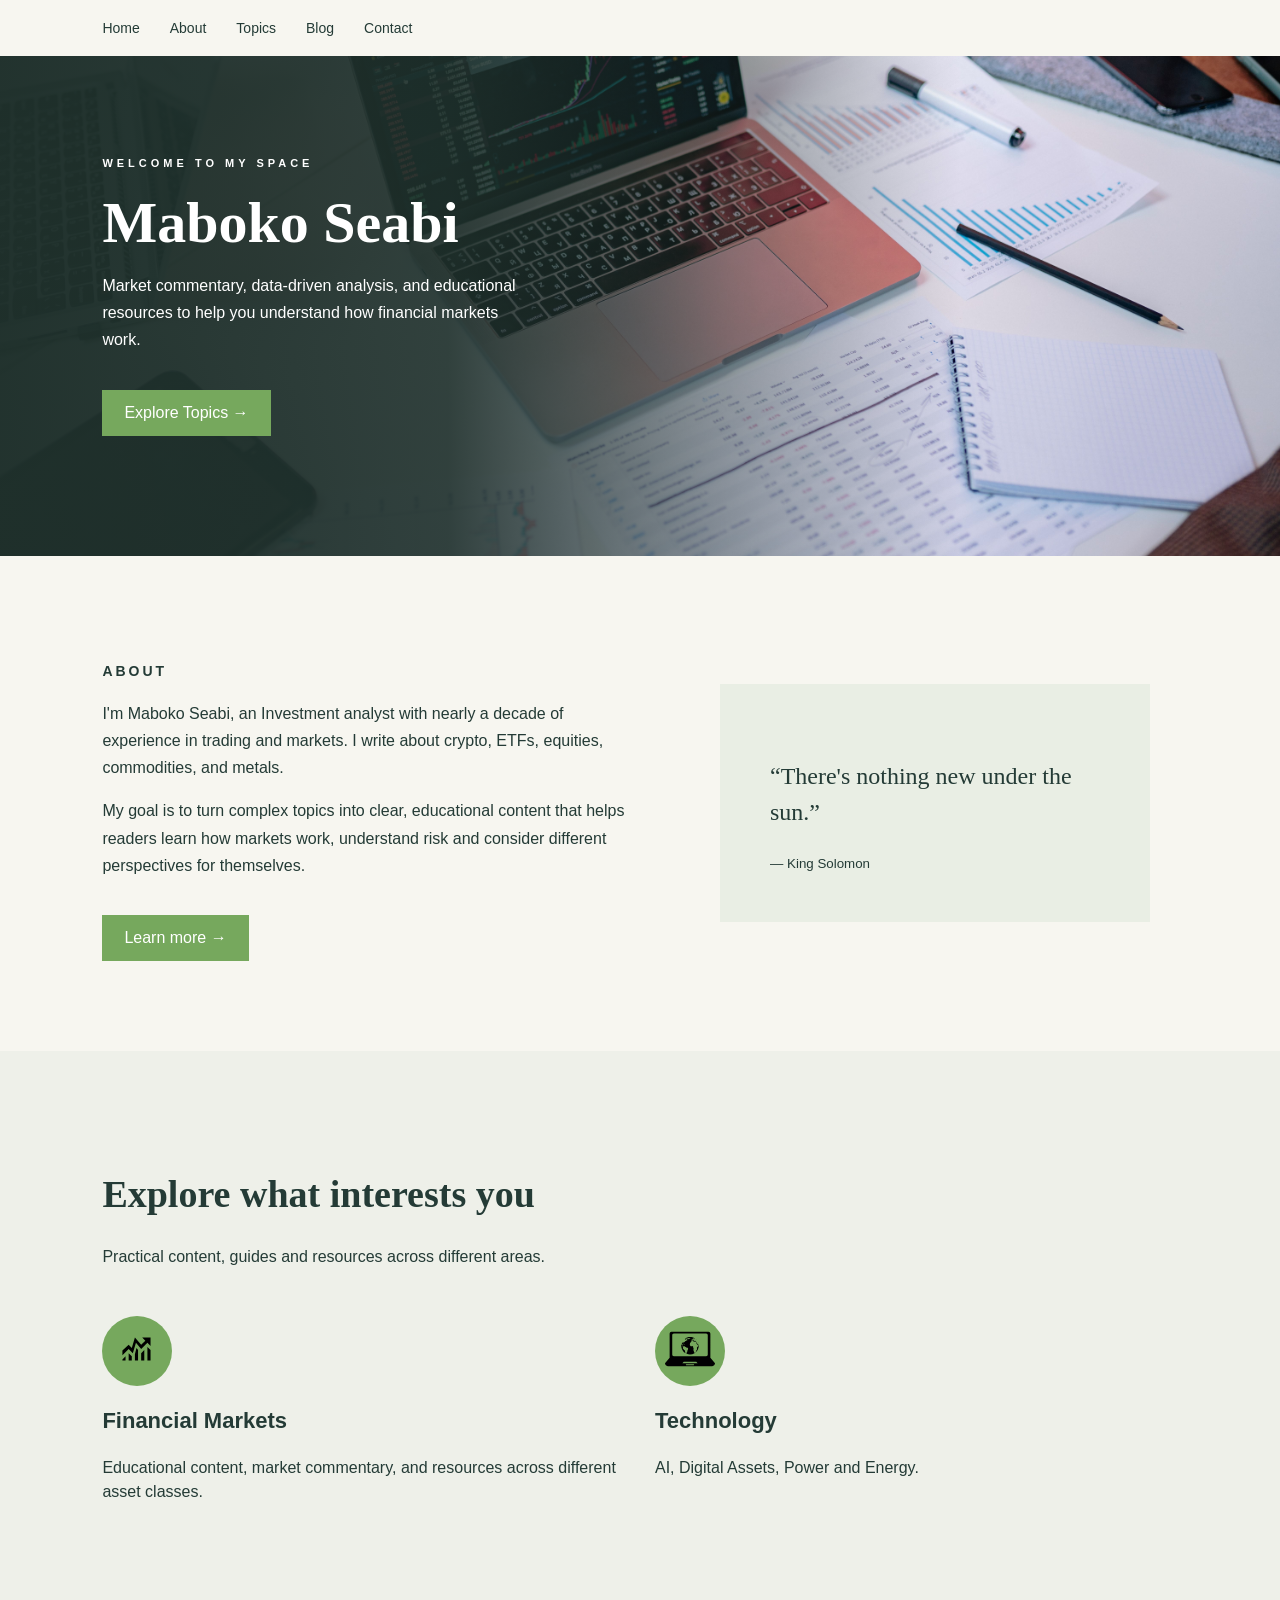
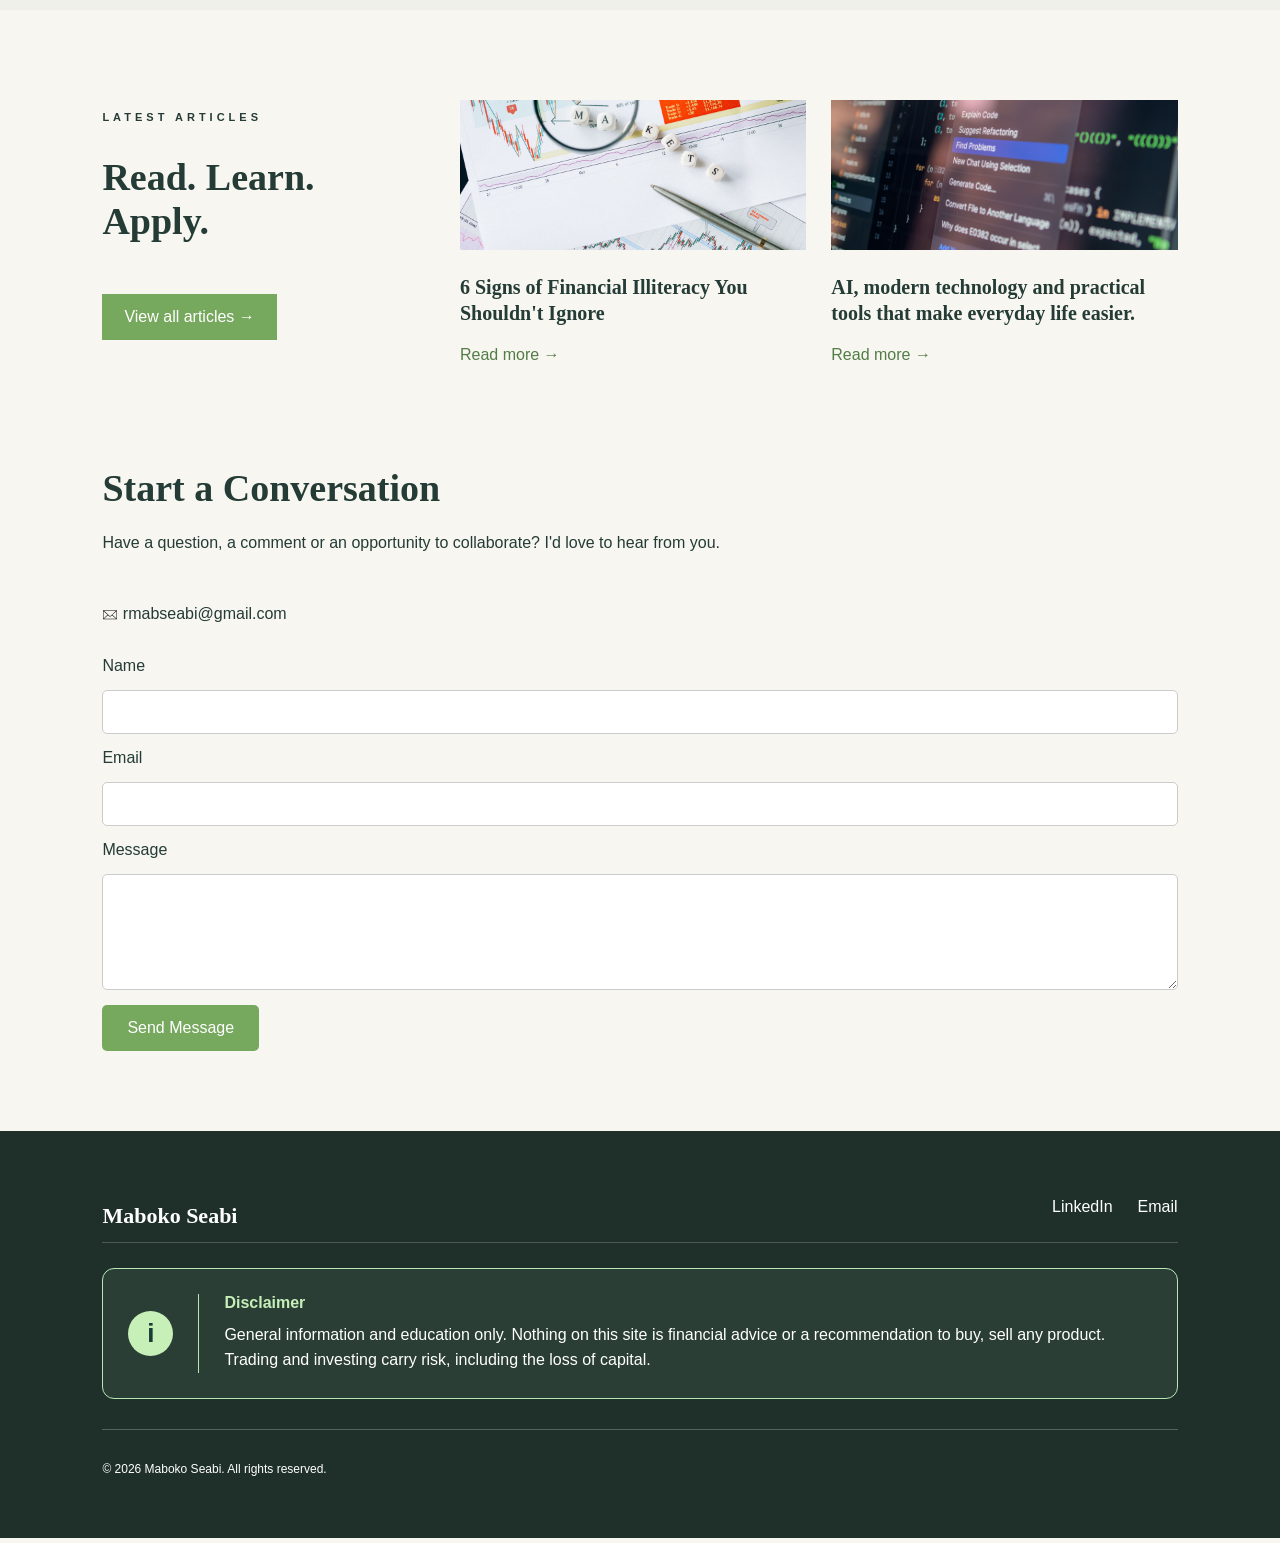
<file: index.html>
<!DOCTYPE html>
<html lang="en">
<head>
    <meta charset="UTF-8">
    <meta name="viewport" content="width=device-width, initial-scale=1.0">
    <title>Maboko Seabi</title>

    <link rel="stylesheet" href="style.css">
</head>

<body>

    <!-- HEADER -->
    <header>

        <button class="menu-toggle" aria-label="Open menu">☰</button>

        <nav>          
            <a href="#home">Home</a>
            <a href="#about">About</a>
            <a href="#topics">Topics</a>
            <a href="#blog">Blog</a>
            <a href="#contact">Contact</a>
        </nav>
    </header>

    <main>

        <!-- HERO -->
        <section class="hero" id="home">

            <div class="hero-text">
                <p class="small-heading">WELCOME TO MY SPACE</p>

                <h1>Maboko Seabi</h1>

                <p>
                    Market commentary, data-driven analysis, and educational resources to help you understand how financial markets work.
                </p>

                <a href="#topics" class="button">Explore Topics →</a>
            
            </div>

            <div class="hero-image">
                <img src="images/pexels-yankrukov-7693142.jpg"
                     alt="Workplace with a laptop showing stock market data, paired with printed financial reports and notes.">
            </div>

        </section>


        <!-- ABOUT -->
        <section class="about" id="about">

            <div class="about-text">

                <p class="about-heading">ABOUT</p>

                <p>
                    I'm Maboko Seabi, an Investment analyst with nearly a decade of experience in trading and markets. I write about crypto, ETFs, equities, commodities, and metals.                 
                </p>

                <p>
                    My goal is to turn complex topics into clear, educational content that helps readers learn how markets work, understand risk and consider different perspectives for themselves.
                </p>

                <a href="#" class="button">Learn more →</a>

            </div>

            <div class="quote">
                <p>
                    “There's nothing new under the sun.”
                </p>

                <small>— King Solomon</small>
            </div>

        </section>


        <!-- TOPICS -->
        <section class="topics" id="topics">

            <h2>Explore what interests you</h2>

            <p>
                Practical content, guides and resources across different areas.
            </p>


            <div class="topic-grid">

                <article>
                    <div class="topic-icon">
                        <a href="#financial-markets">
                        <img src="images/stock-up-svgrepo-com.svg"
                        alt="Financial Markets"></a>
                    </div>
                    <h3>Financial Markets</h3>
                    <p>
                        Educational content, market commentary, and resources across different asset classes.
                    </p>
                </article>

                <article>
                    <div class="topic-icon">
                        <a href="#technology">
                        <img src="images/laptop-svgrepo-com.svg"
                             alt="Technology"></a>
                    </div>
                    <h3>Technology</h3>
                    <p>
                        AI, Digital Assets, Power and Energy.
                    </p>
                </article>

            </div>

        </section>

        <!-- LATEST ARTICLES -->
        <section class="articles" id="blog">

            <div class="articles-intro">

                <p class="small-heading">LATEST ARTICLES</p>

                <h2>Read. Learn. Apply.</h2>

                <a href="#" class="button">View all articles →</a>

            </div>


            <div class="article-grid">

                <article>
                    <img src="images/pexels-n-voitkevich-6120177.jpg"
                         alt="Financial market chart">

                    <h3>
                        6 Signs of Financial Illiteracy You Shouldn't Ignore
                    </h3>

                    <a href="economic-literacy.html">Read more →</a>
                </article>


                <article>
                    <img src="images/pexels-dkomov-34804018.jpg"
                         alt="Laptop and data analysis">

                    <h3>
                        AI, modern technology and practical tools that make everyday life easier.
                    </h3>

                    <a href="#">Read more →</a>
                </article>

            </div>

        </section>

    </main>


     <!-- CONTACT FORM-->
     <section class="contact-section">
        <h2>Start a Conversation</h2>

        <p>Have a question, a comment or an opportunity to collaborate? I'd love to hear from you.</p>
        
        <p class="contact-email">
            <a href="https://mail.google.com/mail/?view=cm&fs=1&to=rmabseabi@gmail.com" target="_blank" rel="noopener noreferrer">
                <img src="images/email-envelope-mail-svgrepo-com.svg" alt="Email icon">
                rmabseabi@gmail.com
            </a>
        </p>
        
        <form class="contact-form"
        action="https://formspree.io/f/mnpjbgpb"
        method="POST">
            <label for="name">Name</label>
            <input type="text" id="name"
            name="name" required>
            
            <label for="email">Email</label>
            <input type="email" id="email"
            name="email" required>

            <label for="message">Message</label>
            <textarea id="message"
            name="message" rows="5" required></textarea>

            <button type="submit">Send Message</button>
        </form>
     </section>


     <!-- FOOTER -->
    <footer id="contact">

        <div class="footer-top">

            <div>
                <h3>Maboko Seabi</h3>
            </div>

            <div class="social-links">
                <a href="http://www.linkedin.com/in/maboko-seabi-286494270/" target="_blank" rel="noopener noreferrer">LinkedIn</a>
                <a href="#">Email</a>
            </div>

        </div>

        <hr style="border: none; border-top: 1px solid rgb(255, 255, 255, 0.2);">

        <div class="disclaimer">
            <span class="disclaimer-icon">i</span>

            <div class="disclaimer-content">
            <h4>Disclaimer</h4>
            <p>
                General information and education only. Nothing on this site is financial advice or a recommendation to buy, sell any product. Trading and investing carry risk, including the loss of capital.
            </p>
            </div>

        </div>

        <div class="footer-bottom">

            <p>© 2026 Maboko Seabi. All rights reserved.</p>

        </div>

    </footer>
<script src="script.js"></script>
</body>
</html>
</file>
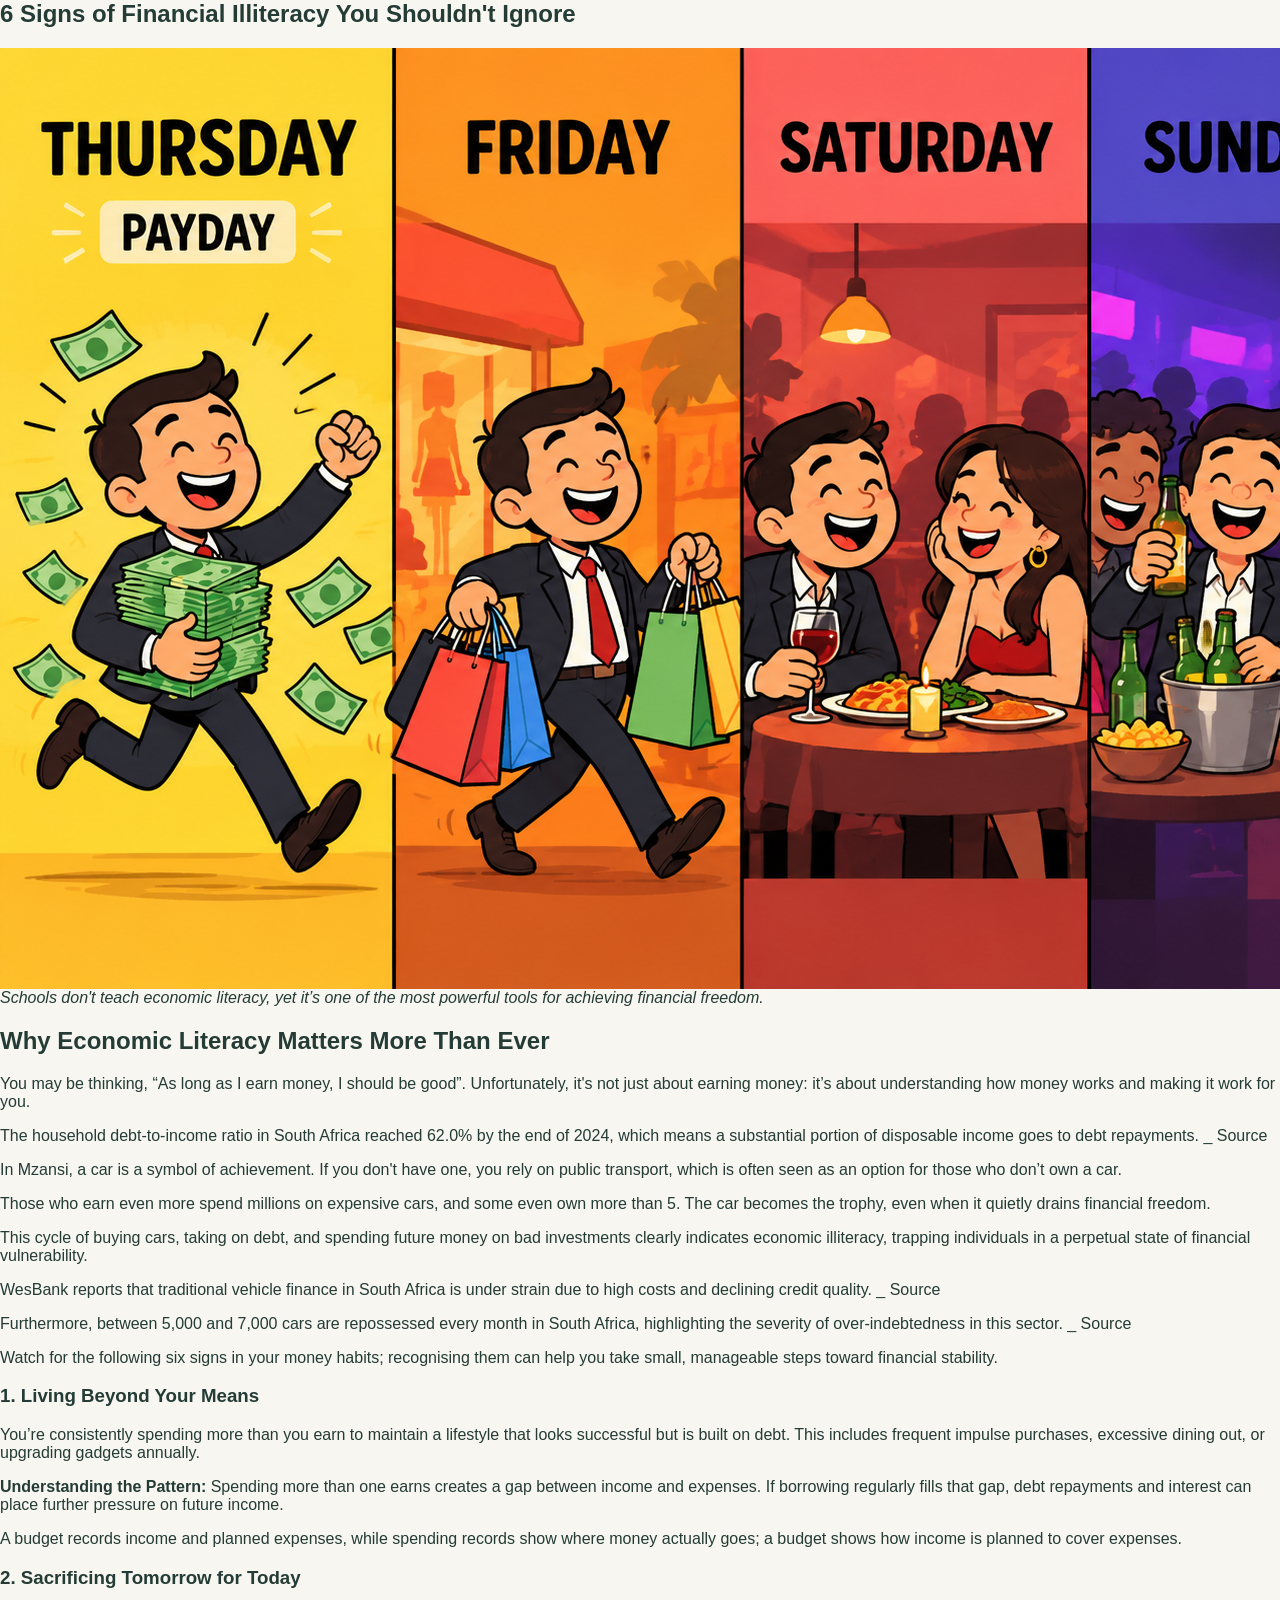
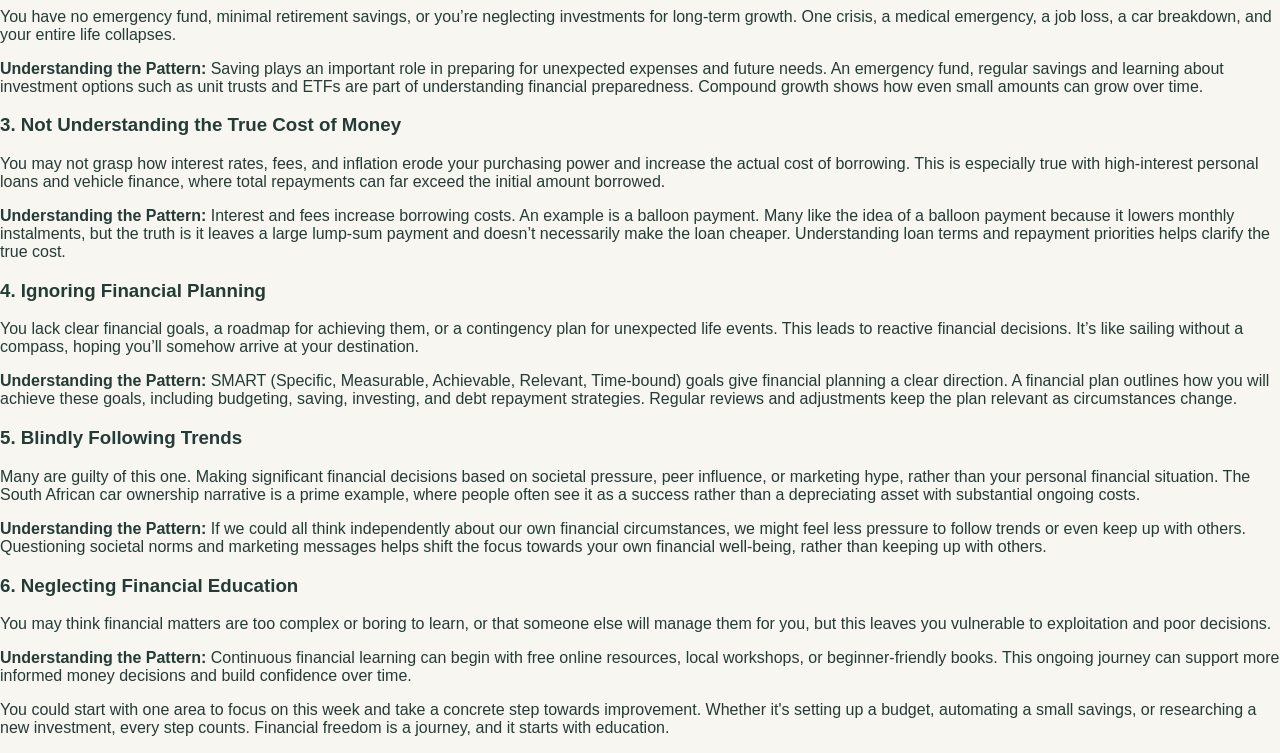
<file: economic-literacy.html>
<!--DOCTYPE html-->
<html lang="en">
<head>
    <meta charset="UTF-8">
    <meta name="viewport" content="width=device-width, initial-scale=1.0">
    <title>Economic Literacy | Maboko Seabi</title>
    <link rel="stylesheet" href="style.css">
</head>
<body>

    <main>
        <article>
            <h1>
                6 Signs of Financial Illiteracy You Shouldn't Ignore
            </h1>

            <img src="images/file_00000000f3e481fa95e0386686d1ed6c.png"
                    alt="Economic literacy illustration" 
                    class="article-image"

            <p><em>Schools don't teach economic literacy, yet  it’s one of the most powerful tools for achieving financial freedom.</em></p>

            <h2>
                Why Economic Literacy Matters More Than Ever
            </h2>
            <p>You may be thinking, “As long as I earn money, I should be good”. Unfortunately, it's not just about earning money: it’s about understanding how money works and making it work for you.</p>
            <p>The household debt-to-income ratio in South Africa reached 62.0% by the end of 2024, which means a substantial portion of disposable income goes to debt repayments. _ Source</p>
            <p>In Mzansi, a car is a symbol of achievement. If you don't have one, you rely on public transport, which is often seen as an option for those who don’t own a car.</p>
            <p>Those who earn even more spend millions on expensive cars, and some even own more than 5. The car becomes the trophy, even when it quietly drains financial freedom.</p>
            <p>This cycle of buying cars, taking on debt, and spending future money on bad investments clearly indicates economic illiteracy, trapping individuals in a perpetual state of financial vulnerability.</p>
            <p>WesBank reports that traditional vehicle finance in South Africa is under strain due to high costs and declining credit quality. _ Source</p>
            <p>Furthermore, between 5,000 and 7,000 cars are repossessed every month in South Africa, highlighting the severity of over-indebtedness in this sector. _ Source</p>
            <p>Watch for the following six signs in your money habits; recognising them can help you take small, manageable steps toward financial stability.</p>

            <h3>
                1. Living Beyond Your Means
            </h3>
            <p>You’re consistently spending more than you earn to maintain a lifestyle that looks successful but is built on debt. This includes frequent impulse purchases, excessive dining out, or upgrading gadgets annually.</p>
            <p><b>Understanding the Pattern:</b> Spending more than one earns creates a gap between income and expenses. If borrowing regularly fills that gap, debt repayments and interest can place further pressure on future income.</p>
            <p>A budget records income and planned expenses, while spending records show where money actually goes; a budget shows how income is planned to cover expenses.</p>

            <h3>
                2. Sacrificing Tomorrow for Today
            </h3>
            <p>You have no emergency fund, minimal retirement savings, or you’re neglecting investments for long-term growth. One crisis, a medical emergency, a job loss, a car breakdown, and your entire life collapses.</p>
            <p><b>Understanding the Pattern:</b> Saving plays an important role in preparing for unexpected expenses and future needs. An emergency fund, regular savings and learning about investment options such as unit trusts and ETFs are part of understanding financial preparedness. Compound growth shows how even small amounts can grow over time.</p>

            <h3>
                3. Not Understanding the True Cost of Money
            </h3>
            <p>You may not grasp how interest rates, fees, and inflation erode your purchasing power and increase the actual cost of borrowing. This is especially true with high-interest personal loans and vehicle finance, where total repayments can far exceed the initial amount borrowed.</p>
            <p><b>Understanding the Pattern:</b> Interest and fees increase borrowing costs. An example is a balloon payment. Many like the idea of a balloon payment because it lowers monthly instalments, but the truth is it leaves a large lump-sum payment and doesn’t necessarily make the loan cheaper. Understanding loan terms and repayment priorities helps clarify the true cost.</p>

            <h3>
                4. Ignoring Financial Planning
            </h3>
            <p>You lack clear financial goals, a roadmap for achieving them, or a contingency plan for unexpected life events. This leads to reactive financial decisions. It’s like sailing without a compass, hoping you’ll somehow arrive at your destination.</p>
            <p><b>Understanding the Pattern:</b> SMART (Specific, Measurable, Achievable, Relevant, Time-bound) goals give financial planning a clear direction. A financial plan outlines how you will achieve these goals, including budgeting, saving, investing, and debt repayment strategies. Regular reviews and adjustments keep the plan relevant as circumstances change.</p>

            <h3>
                5. Blindly Following Trends
            </h3>
            <p>Many are guilty of this one. Making significant financial decisions based on societal pressure, peer influence, or marketing hype, rather than your personal financial situation. The South African car ownership narrative is a prime example, where people often see it as a success rather than a depreciating asset with substantial ongoing costs.</p>
            <p><b>Understanding the Pattern:</b> If we could all think independently about our own financial circumstances, we might feel less pressure to follow trends or even keep up with others. Questioning societal norms and marketing messages helps shift the focus towards your own financial well-being, rather than keeping up with others.</p>

            <h3>
                6. Neglecting Financial Education
            </h3>
            <p>You may think financial matters are too complex or boring to learn, or that someone else will manage them for you, but this leaves you vulnerable to exploitation and poor decisions.</p>
            <p><b>Understanding the Pattern:</b> Continuous financial learning can begin with free online resources, local workshops, or beginner-friendly books. This ongoing journey can support more informed money decisions and build confidence over time.</p>
            <p>You could start with one area to focus on this week and take a concrete step towards improvement. Whether it's setting up a budget, automating a small savings, or researching a new investment, every step counts. Financial freedom is a journey, and it starts with education.</p>
        </article>
    </main>

</body>
</html>
</file>
<file: style.css>
/* GENERAL */

* {
    box-sizing: border-box;
}

body {
    margin: 0;
    font-family: Arial, sans-serif;
    color: #243b36;
    background-color: #f7f6f0;
}

a {
    text-decoration: none;
    color: inherit;
}


/* HEADER */

header {
    display: flex;
    justify-content: space-between;
    align-items: center;
    padding: 20px 8%;
    background-color: #f7f6f0;
}

nav {
    display: flex;
    gap: 30px;
}

nav a {
    font-size: 14px;
}


/* HERO */

.hero {
    display: flex;
    background-color: #1f302b;
    color: white;
    min-height: 500px;

    background-image: linear-gradient(to right, rgba(31, 48, 43, 0.98) 0%, rgba(31, 48, 43, 0.90) 35%, rgba(31, 48, 43, 0.35) 60%, rgba(31, 48, 43, 0) 75%), url("images/pexels-yankrukov-7693142.jpg");

    background-size: cover;
    background-position: center;
    background-repeat: no-repeat;
}

.hero-text {
    width: 50%;
    padding: 90px 8%;
}

.small-heading {
    font-size: 11px;
    letter-spacing: 4px;
    font-weight: bold;
}

.hero h1 {
    font-family: Georgia, serif;
    font-size: 58px;
    margin: 20px 0 10px;
}

.hero-text > p:not(.small-heading) {
    max-width: 500px;
    line-height: 1.7;
}

.hero-image {
    width: 50%;
    display: none;
}

.hero-image img {
    width: 100%;
}

/* BUTTON */

.button {
    display: inline-block;
    margin-top: 20px;
    padding: 14px 22px;
    background-color: #76a85d;
    color: white;
}

/* ABOUT */

.about-heading {
    font-weight: bold;
    font-size: 14px;
    letter-spacing: 3px;
}

.about {
    display: flex;
    gap: 80px;
    padding: 90px 8%;
    align-items: center;
}

.about-text {
    width: 50%;
}

.topics h2,
.articles h2 {
    font-family: Georgia, serif;
    font-size: 38px;
}

.about-text p {
    line-height: 1.7;
}

.quote {
    width: 40%;
    padding: 50px;
    background-color: #e9eee4;
}

.quote p {
    font-family: Georgia, serif;
    font-size: 24px;
    line-height: 1.5;
}


/* TOPICS */

.topics {
    padding: 90px 8%;
    background-color: #eef0e9;
}

.topic-grid {
    display: grid;
    grid-template-columns: repeat(2, 1fr);
    gap: 30px;
    margin-top: 50px;
}

.topic-icon {
    display: flex;
    align-items: center;
    justify-content: center;
    width: 70px;
    height: 70px;
    background-color: #76a85d;
    border-radius: 50%;
    margin-bottom: 20px;
}

.topic-icon img {
    width: 50px;
    height: 50px;
    object-fit: contain;
}

.topic-grid p {
    font-size: 16px;
    line-height: 1.5;
}

.topic-grid h3 {
    font-size: 22px;
}

/* ARTICLES */

.articles {
    display: flex;
    gap: 50px;
    padding: 90px 8% 40px;
}

.articles-intro {
    width: 30%;
}

.article-grid {
    width: 70%;
    display: grid;
    grid-template-columns: repeat(2, 1fr);
    gap: 25px;
}

.article-grid img {
    width: 100%;
    height: 150px;
    object-fit: cover;
}

.article-grid h3 {
    font-family: Georgia, serif;
    font-size: 20px;
    line-height: 1.3;
}

.article-grid a {
    color: #527d46;
}

/* CONTACT FORM */

.contact-section {
    padding: 30px 8% 80px;
    background-color: #f7f6f0;
}

.contact-section h2 {
    font-family: Georgia, serif;
    font-size: 38px;
    margin-bottom: 20px;
}

.contact-section p {
    font-size: 16px;
    line-height: 1.6;
    margin-bottom: 30px;
}

.contact-form {
    display: flex;
    flex-direction: column;
    gap: 15px;
}

.contact-form input,
.contact-form textarea {
    width: 100%;
    padding: 12px;
    border: 1px solid #ccc;
    border-radius: 5px;
    font-size: 16px;
    box-sizing: border-box;
}

.contact-form button {
    background-color: #76a85d;
    color: white;
    padding: 14px 25px;
    border: none;
    border-radius: 5px;
    font-size: 16px;
    align-self: flex-start;
    cursor: pointer;
}

.contact-email {
    display: inline-flex;
    align-items: center;
    gap: 10px;
    color: #243b36;
    text-decoration: none;
}

.contact-email img {
    width: 16px;
    height: 16px;
    transform: translateY(4px);
}

/* FOOTER */

footer {
    padding: 50px 8%;
    background-color: #1f302b;
    color: white;
}

.footer-top,
.footer-bottom {
    display: flex;
    justify-content: space-between;
    align-items: center;
}

.footer-top h3 {
    font-family: Georgia, serif;
    font-size: 22px;
    margin-bottom: 5px;
}

.social-links {
    display: flex;
    gap: 25px;
}

.footer-bottom {
    margin-top: 30px;
    padding-top: 20px;
    border-top: 1px solid #52635d;
}

.footer-bottom p {
    font-size: 12px;
}

.menu-toggle {
    display: none;
    cursor: pointer;
}

@media (max-width: 768px) {
    
    header {
        flex-wrap: wrap;
    }
    
    .menu-toggle {
        display: block;
        font-size: 28px;
        margin-left: auto;
    }

    nav {
        display: none;
    }

    nav.nav-open {
        display: flex;
        flex-direction: column;
        width: 100%;
        gap: 15px;
        margin-top: 15px;
    }

    .hero {
        display: block;
        min-height: 450px;
    }

    .hero-text {
        width: 100%;
        box-sizing: border-box;
        padding: 50px 8%;
    }
    
    .hero-text h1 {
        font-size: 32px;
    }

    .articles {
        flex-direction: column;

    }

    .articles-intro {
        width: 100%;
    }
    .article-grid {
        width: 100%;
        display: flex;
        flex-direction: column;
        gap: 25px;
    }

    .footer-top,
    .footer-bottom {
        flex-direction: column;
        align-items: flex-start;
        gap: 20px;
    
    }

    .about {
        flex-direction: column;
    }

    .about-text, 
    .quote {
        width: 100%;
        box-sizing: border-box;
    }
    
    .article-image {
        width: 100%;
        max-width: 600px;
        height: auto;
        margin-bottom: 25px;
    } 
    
    article {
        max-width: 800px;
        margin: 0 auto;
        padding: 20px;
        overflow-wrap: break-word;
    }

}

    .disclaimer {
        display: flex;
        align-items: center;
        gap: 25px;
        padding: 25px;
        margin: 25px 0;
        background: rgba(170, 220, 180, 0.08);
        border: 1px solid #b8e6b5;
        border-radius: 12px;
        box-sizing: border-box;
    }

    .disclaimer-icon {
        display: flex;
        align-items: center;
        justify-content: center;
        flex-shrink: 0;
        width: 45px;
        height: 45px;
        border-radius: 50%;
        background: #c7efb8;
        color: #173b35;
        font-size: 26px;
        font-weight: bold;
    }

    .disclaimer-content {
        min-width: 0;
        border-left: 1px solid #b8e6b5;
        padding-left: 25px;
    }

    .disclaimer-content h4 {
        color: #c7efb8;
        margin: 0 0 10px;
    }

    .disclaimer-content p {
        margin: 0;
        line-height: 1.6;
    }

    @media (max-width: 600px) {
        .disclaimer {
            gap: 15px;
            padding: 15px;
        }

        .disclaimer-content {
            padding-left: 15px;
        }
    }

    @media (max-width: 768px) {
        html, body {
            overflow-x: hidden;
        }
    }
</file>
